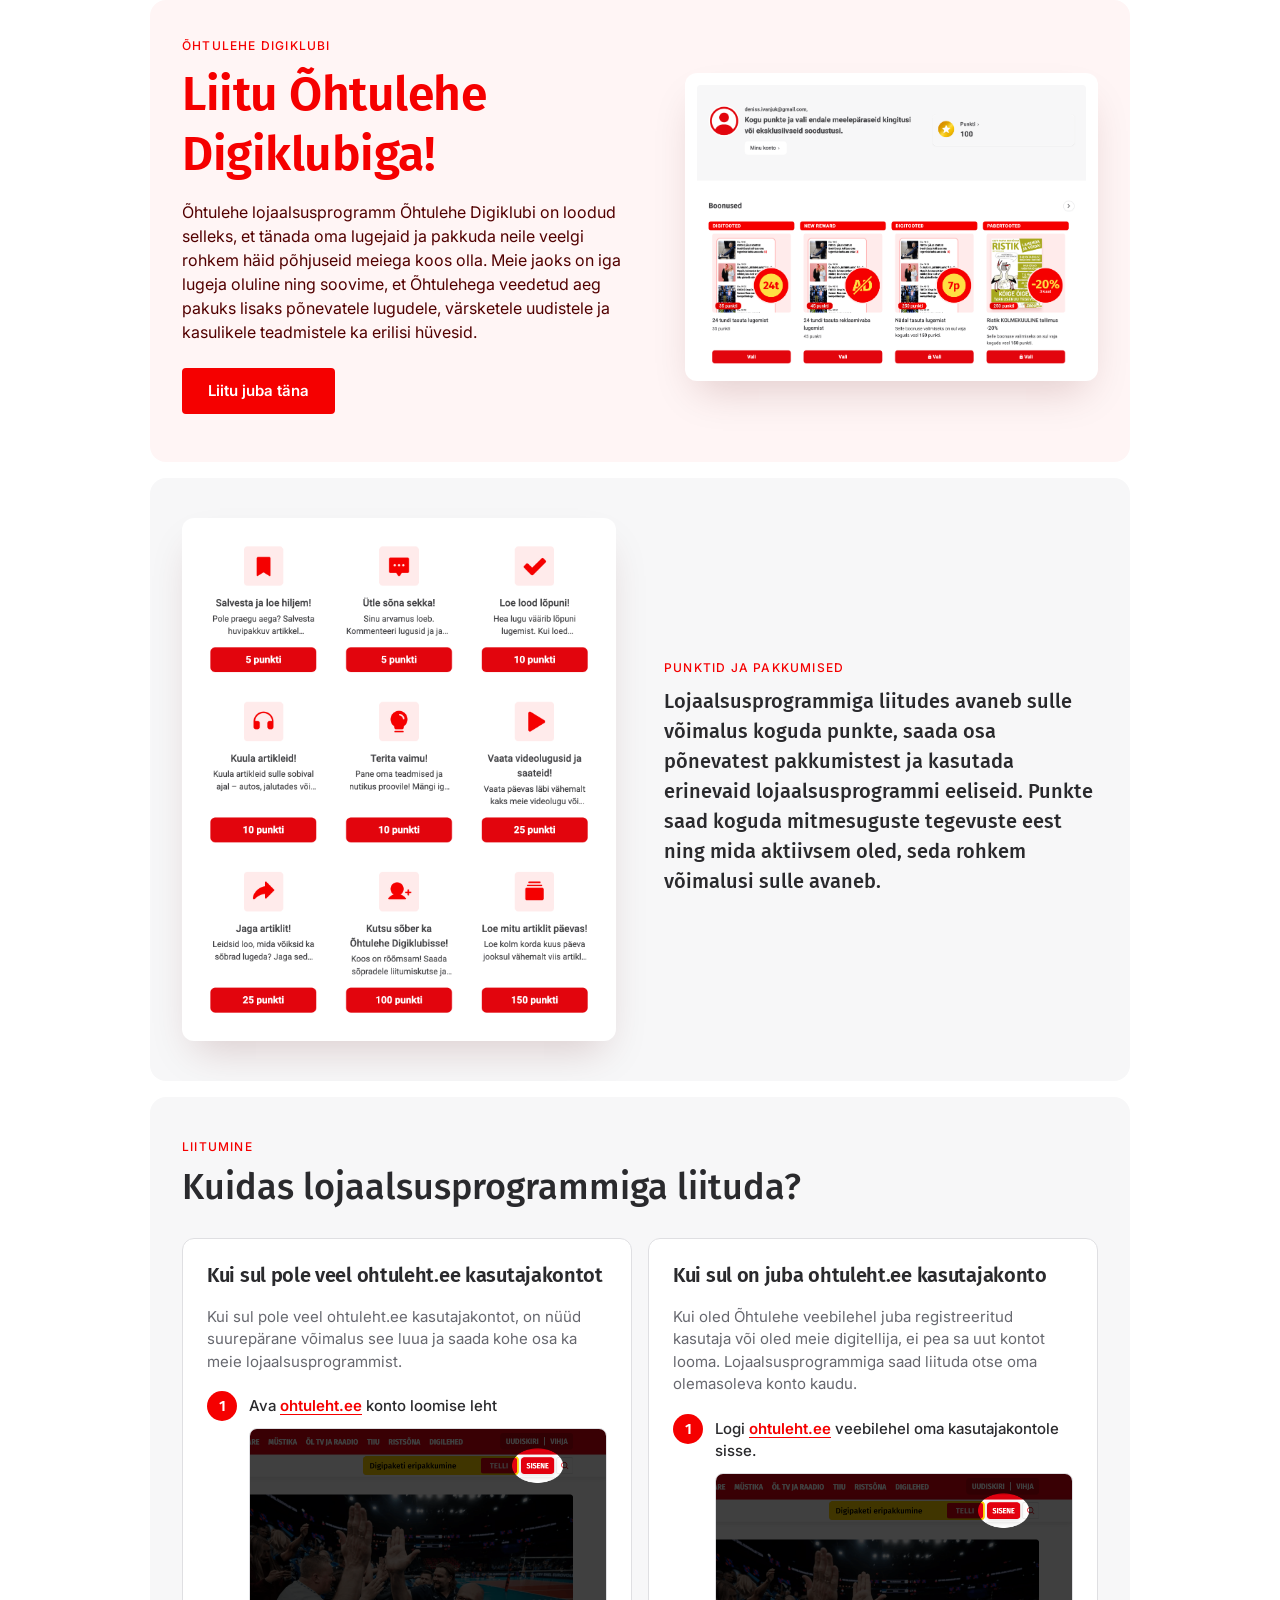
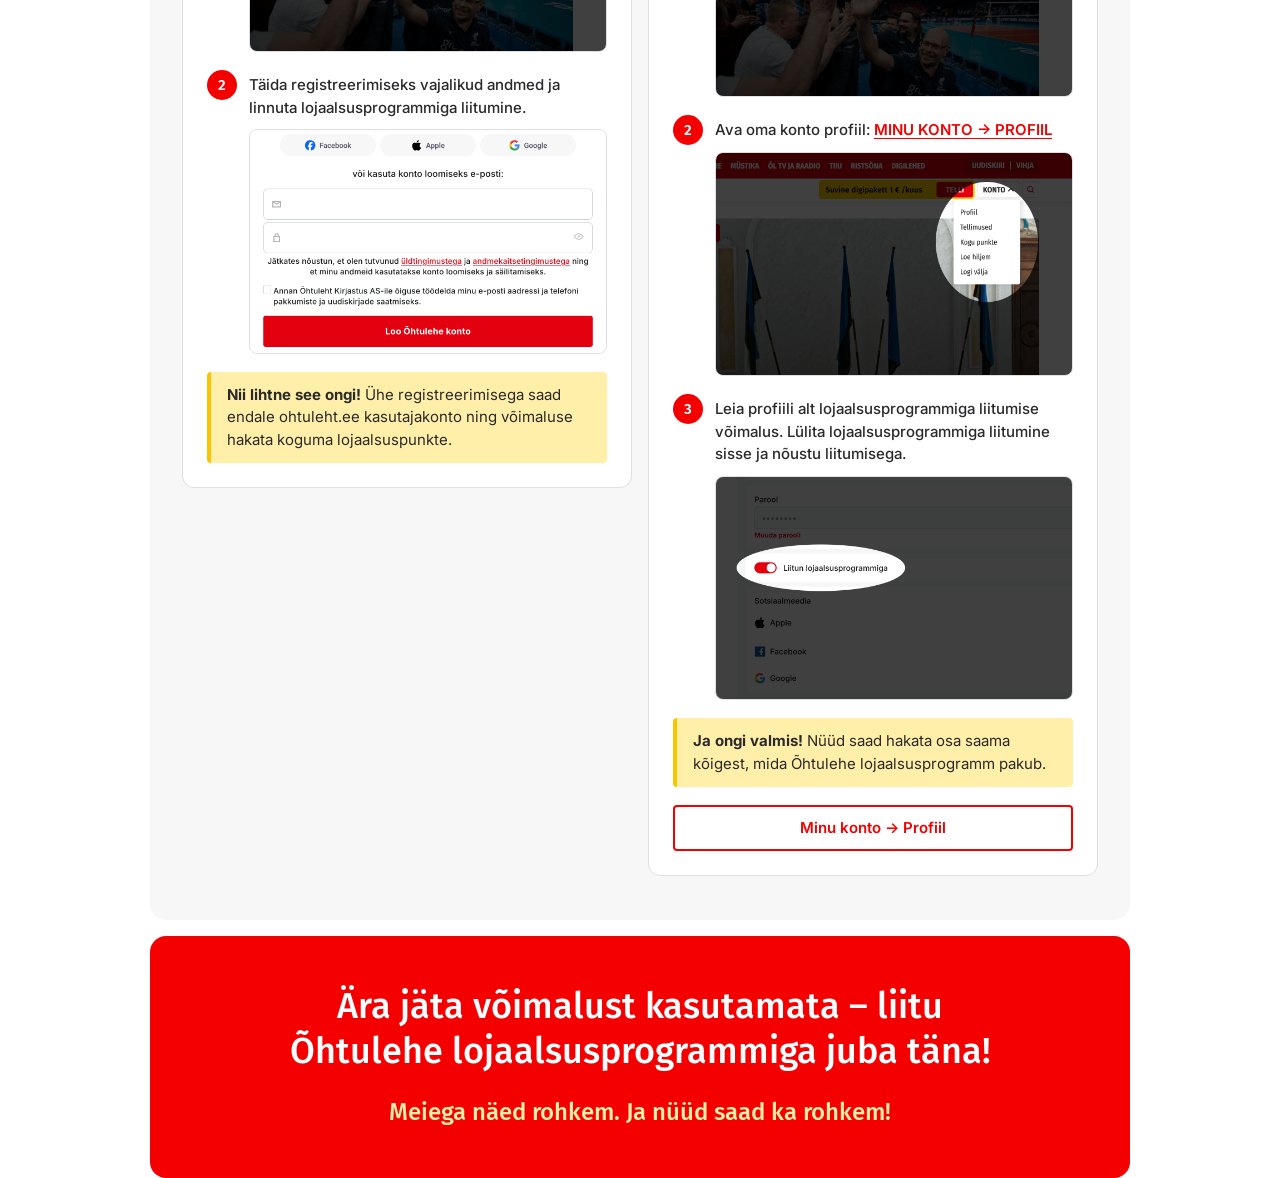
<file: index.html>
<!doctype html>
<html lang="et">
  <head>
    <meta charset="utf-8" />
    <meta name="viewport" content="width=device-width, initial-scale=1" />
    <title>Õhtulehe Digiklubi</title>
    <meta name="description" content="Liitu Õhtulehe Digiklubiga! Õhtulehe lojaalsusprogramm, mis tänab lugejaid ja pakub veelgi rohkem häid põhjuseid meiega koos olla." />
    <link rel="icon" href="assets/logo.svg" />
    <link rel="preconnect" href="https://fonts.googleapis.com" />
    <link rel="preconnect" href="https://fonts.gstatic.com" crossorigin />
    <link href="https://fonts.googleapis.com/css2?family=Fira+Sans:wght@400;500;600&family=Inter:wght@400;500;600;700&display=swap" rel="stylesheet" />
    <link rel="stylesheet" href="styles.css" />
  </head>
  <body>
    <main>
      <!-- Hero -->
      <section class="hero">
        <div class="container hero__inner">
          <div class="hero__text">
            <p class="eyebrow">Õhtulehe Digiklubi</p>
            <h1>Liitu Õhtulehe Digiklubiga!</h1>
            <p class="lead">
              Õhtulehe lojaalsusprogramm Õhtulehe Digiklubi on loodud selleks, et tänada oma lugejaid ja pakkuda neile veelgi rohkem häid põhjuseid meiega koos olla. Meie jaoks on iga lugeja oluline ning soovime, et Õhtulehega veedetud aeg pakuks lisaks põnevatele lugudele, värsketele uudistele ja kasulikele
              teadmistele ka erilisi hüvesid.
            </p>
            <div class="hero__actions">
              <a href="#liitu" class="btn">Liitu juba täna</a>
            </div>
          </div>
          <div class="hero__media">
            <figure class="shot shot--card">
              <img class="shot__img" src="assets/screen-1.png" alt="Õhtulehe Digiklubi konto vaade punktide ja boonustega" width="2178" height="1589" loading="lazy" />
            </figure>
          </div>
        </div>
      </section>
      <!-- About -->
      <section class="about">
        <div class="container about__inner">
          <figure class="shot shot--card">
            <img class="shot__img" src="assets/screen-2.png" alt="Tegevused, mille eest punkte koguda" width="1200" height="1460" loading="lazy" />
          </figure>
          <div class="about__text">
            <p class="eyebrow">Punktid ja pakkumised</p>
            <p class="about__copy">Lojaalsusprogrammiga liitudes avaneb sulle võimalus koguda punkte, saada osa põnevatest pakkumistest ja kasutada erinevaid lojaalsusprogrammi eeliseid. Punkte saad koguda mitmesuguste tegevuste eest ning mida aktiivsem oled, seda rohkem võimalusi sulle avaneb.</p>
          </div>
        </div>
      </section>
      <!-- How to join -->
      <section class="join" id="liitu">
        <div class="container">
          <header class="section-head">
            <p class="eyebrow">Liitumine</p>
            <h2>Kuidas lojaalsusprogrammiga liituda?</h2>
          </header>
          <div class="join__grid">
            <!-- New account -->
            <article class="card">
              <h3>Kui sul pole veel ohtuleht.ee kasutajakontot</h3>
              <p class="card__intro">Kui sul pole veel ohtuleht.ee kasutajakontot, on nüüd suurepärane võimalus see luua ja saada kohe osa ka meie lojaalsusprogrammist.</p>
              <ol class="steps">
                <li>
                  <span class="steps__num" aria-hidden="true">1</span>
                  <div class="steps__body">
                    <p>Ava <a href="https://www.ohtuleht.ee" class="link" target="_blank" rel="noopener">ohtuleht.ee</a> konto loomise leht</p>
                    <img class="step-shot" src="assets/screen-3.png" alt="Õhtulehe veebileht: nupp „Sisene“ paremas ülanurgas" width="1280" height="800" loading="lazy" />
                  </div>
                </li>
                <li>
                  <span class="steps__num" aria-hidden="true">2</span>
                  <div class="steps__body">
                    <p>Täida registreerimiseks vajalikud andmed ja linnuta lojaalsusprogrammiga liitumine.</p>
                    <img class="step-shot" src="assets/screen-4.png" alt="Konto loomise vorm" width="1280" height="800" loading="lazy" />
                  </div>
                </li>
              </ol>
              <div class="callout">
                <p><strong>Nii lihtne see ongi!</strong> Ühe registreerimisega saad endale ohtuleht.ee kasutajakonto ning võimaluse hakata koguma lojaalsuspunkte.</p>
              </div>
            </article>
            <!-- Existing account -->
            <article class="card">
              <h3>Kui sul on juba ohtuleht.ee kasutajakonto</h3>
              <p class="card__intro">Kui oled Õhtulehe veebilehel juba registreeritud kasutaja või oled meie digitellija, ei pea sa uut kontot looma. Lojaalsusprogrammiga saad liituda otse oma olemasoleva konto kaudu.</p>
              <ol class="steps">
                <li>
                  <span class="steps__num" aria-hidden="true">1</span>
                  <div class="steps__body">
                    <p>Logi <a href="https://www.ohtuleht.ee" class="link" target="_blank" rel="noopener">ohtuleht.ee</a> veebilehel oma kasutajakontole sisse.</p>
                    <img class="step-shot" src="assets/screen-3.png" alt="Õhtulehe veebileht: nupp „Sisene“ paremas ülanurgas" width="1280" height="800" loading="lazy" />
                  </div>
                </li>
                <li>
                  <span class="steps__num" aria-hidden="true">2</span>
                  <div class="steps__body">
                    <p>Ava oma konto profiil: <a href="https://www.ohtuleht.ee/minu-konto?tab=profiil" class="link">MINU KONTO → PROFIIL</a></p>
                    <img class="step-shot" src="assets/screen-5.png" alt="Menüü „Konto“ valik „Profiil“" width="1280" height="800" loading="lazy" />
                  </div>
                </li>
                <li>
                  <span class="steps__num" aria-hidden="true">3</span>
                  <div class="steps__body">
                    <p>Leia profiili alt lojaalsusprogrammiga liitumise võimalus. Lülita lojaalsusprogrammiga liitumine sisse ja nõustu liitumisega.</p>
                    <img class="step-shot" src="assets/screen-6.png" alt="Lüliti „Liitun lojaalsusprogrammiga“ profiilis" width="1280" height="800" loading="lazy" />
                  </div>
                </li>
              </ol>
              <div class="callout">
                <p><strong>Ja ongi valmis!</strong> Nüüd saad hakata osa saama kõigest, mida Õhtulehe lojaalsusprogramm pakub.</p>
              </div>
              <a href="https://www.ohtuleht.ee/minu-konto?tab=profiil" class="btn btn--outline btn--block">Minu konto → Profiil</a>
            </article>
          </div>
        </div>
      </section>
      <!-- Final CTA -->
      <section class="cta">
        <div class="container cta__inner">
          <h2>Ära jäta võimalust kasutamata – liitu Õhtulehe lojaalsusprogrammiga juba täna!</h2>
          <p class="cta__slogan">Meiega näed rohkem. Ja nüüd saad ka rohkem!</p>
        </div>
      </section>
    </main>
  </body>
</html>
</file>
<file: styles.css>
/* Õhtulehe Digiklubi — tokens from the Õhtuleht brand hub (Figma) */
:root {
  --red-50: #fff5f5;
  --red-100: #ffebeb;
  --red-600: #f50000;
  --red-700: #c70000;
  --red-900: #860909;
  --red-950: #520000;
  --yellow-100: #ffefa8;
  --yellow-200: #ffdf42;
  --yellow-300: #fac500;
  --grey-50: #f7f7f8;
  --grey-200: #dfdfe2;
  --grey-300: #c9cacf;
  --grey-500: #9799a0;
  --grey-700: #67686f;
  --grey-800: #545459;
  --grey-950: #2a2a2d;
  --font-serif: "Fira Sans", system-ui, sans-serif;
  --font-sans: "Inter", system-ui, sans-serif;
  --radius-sm: 4px;
  --radius-xl: 12px;
  --radius-block: 16px;
  --page-max: 980px;
  --shadow-card: 0 20px 40px -12px rgba(82, 0, 0, 0.18);
}
*,
*::before,
*::after {
  box-sizing: border-box;
}
html {
  scroll-behavior: smooth;
}
body {
  margin: 0;
  font-family: var(--font-sans);
  font-size: 15px;
  line-height: 1.5;
  color: var(--grey-800);
  background: transparent;
  -webkit-font-smoothing: antialiased;
}
img {
  max-width: 100%;
  height: auto;
  display: block;
}
h1,
h2,
h3 {
  font-family: var(--font-serif);
  color: var(--grey-950);
  line-height: 1.25;
  margin: 0;
}
h1 {
  font-size: clamp(2rem, 4.5vw, 3rem);
  font-weight: 600;
  letter-spacing: -0.01em;
}
h2 {
  font-size: clamp(1.5rem, 3vw, 2.25rem);
  font-weight: 500;
}
h3 {
  font-size: 1.25rem;
  font-weight: 600;
  letter-spacing: -0.3px;
}
p {
  margin: 0;
}
main {
  display: flex;
  flex-direction: column;
  gap: 16px;
  width: 100%;
  max-width: var(--page-max);
  margin: 0 auto;
}
main > section {
  border-radius: var(--radius-block);
  overflow: hidden;
}
.container {
  width: 100%;
  padding: 0 32px;
}
.eyebrow {
  font-size: 12px;
  font-weight: 500;
  line-height: 1;
  letter-spacing: 1.2px;
  text-transform: uppercase;
  color: var(--red-600);
  margin-bottom: 12px;
}
.lead {
  font-size: 1rem;
  color: var(--grey-800);
}
/* Buttons */
.btn {
  display: inline-flex;
  align-items: center;
  justify-content: center;
  padding: 12px 24px;
  border-radius: var(--radius-sm);
  background: var(--red-600);
  color: #fff;
  font: 600 0.9375rem/1.2 var(--font-sans);
  text-decoration: none;
  border: 2px solid var(--red-600);
  transition:
    background-color 0.15s,
    border-color 0.15s,
    color 0.15s,
    transform 0.15s;
}
.btn:hover {
  background: var(--red-700);
  border-color: var(--red-700);
}
.btn:active {
  transform: translateY(1px);
}
.btn--sm {
  padding: 10px 24px;
  border-radius: 999px;
  font-size: 0.9375rem;
}
.btn--block {
  width: 100%;
}
.btn--outline {
  background: transparent;
  color: var(--red-600);
}
.btn--outline:hover {
  background: var(--red-600);
  color: #fff;
}
.btn--yellow {
  background: var(--yellow-200);
  border-color: var(--yellow-200);
  color: var(--grey-950);
}
.btn--yellow:hover {
  background: var(--yellow-300);
  border-color: var(--yellow-300);
}
:focus-visible {
  outline: 3px solid var(--red-600);
  outline-offset: 3px;
}
.cta :focus-visible {
  outline-color: #fff;
}
.link {
  color: var(--red-600);
  font-weight: 600;
  text-underline-offset: 3px;
}
.link:hover {
  color: var(--red-700);
}
/* Screenshot placeholders */
.placeholder {
  aspect-ratio: 16 / 10;
  display: grid;
  place-items: center;
  border: 2px dashed var(--grey-300);
  border-radius: var(--radius-xl);
  background: var(--grey-50);
  color: var(--grey-500);
  font-size: 12px;
  font-weight: 500;
  letter-spacing: 1.2px;
  text-transform: uppercase;
}
.placeholder--sm {
  margin-top: 10px;
  background: #fff;
}
.shot {
  margin: 0;
}
.shot--card {
  background: #fff;
  padding: 12px;
  border-radius: var(--radius-xl);
  box-shadow: var(--shadow-card);
}
.shot--card .placeholder {
  aspect-ratio: 4 / 3;
  background: var(--red-50);
  border-color: var(--red-100);
}
/* Hero */
.hero {
  background: var(--red-50);
  padding: 40px 0 48px;
}
.hero .eyebrow,
.hero h1 {
  color: var(--red-600);
}
.hero .lead {
  color: var(--red-950);
}
.hero__inner {
  display: grid;
  gap: 32px;
  align-items: center;
}
.hero__text h1 {
  margin-bottom: 16px;
}
.hero__actions {
  margin-top: 24px;
  display: flex;
  flex-wrap: wrap;
  gap: 16px;
}
/* About */
.about {
  padding: 40px 0;
  background: var(--grey-50);
}
.about__inner {
  display: grid;
  gap: 28px;
  align-items: center;
}
.about__copy {
  font-family: var(--font-serif);
  font-size: clamp(1.0625rem, 2vw, 1.25rem);
  font-weight: 500;
  line-height: 1.5;
  color: var(--grey-950);
}
/* Join */
.join {
  padding: 44px 0;
  background: var(--grey-50);
}
.section-head {
  margin-bottom: 28px;
  max-width: 720px;
}
.section-head .eyebrow {
  margin-bottom: 12px;
}
.join__grid {
  display: grid;
  gap: 16px;
  align-items: start;
}
.card {
  background: #fff;
  border: 1px solid var(--grey-200);
  border-radius: var(--radius-xl);
  padding: 24px;
  display: flex;
  flex-direction: column;
  gap: 18px;
}
.card__intro {
  color: var(--grey-700);
}
.steps {
  list-style: none;
  margin: 0;
  padding: 0;
  display: flex;
  flex-direction: column;
  gap: 18px;
}
.steps li {
  display: grid;
  grid-template-columns: 30px 1fr;
  gap: 12px;
}
.steps__num {
  width: 30px;
  height: 30px;
  border-radius: 50%;
  background: var(--red-600);
  color: #fff;
  font: 600 0.9375rem/30px var(--font-serif);
  text-align: center;
}
.steps__body p {
  padding-top: 4px;
  color: var(--grey-950);
  font-weight: 500;
}
.callout {
  background: var(--yellow-100);
  border-left: 4px solid var(--yellow-300);
  border-radius: var(--radius-sm);
  padding: 12px 16px;
  color: var(--grey-950);
}
/* Final CTA */
.cta {
  background: var(--red-600);
  color: #fff;
  padding: 48px 0;
  text-align: center;
}
.cta__inner {
  display: flex;
  flex-direction: column;
  align-items: center;
  gap: 20px;
}
.cta h2 {
  color: #fff;
  max-width: 720px;
}
.cta__slogan {
  font-family: var(--font-serif);
  font-size: clamp(1.125rem, 2.2vw, 1.5rem);
  font-weight: 500;
  color: var(--yellow-100);
}
@media (min-width: 880px) {
  .hero__inner {
    grid-template-columns: 1.1fr 1fr;
    gap: 48px;
  }
  .about__inner {
    grid-template-columns: 1fr 1fr;
    gap: 48px;
  }
  .join__grid {
    grid-template-columns: 1fr 1fr;
  }
}
@media (max-width: 560px) {
  main > section {
    border-radius: 12px;
  }
  .container {
    padding: 0 16px;
  }
  .card {
    padding: 20px 16px;
  }
  .hero {
    padding: 28px 0 32px;
  }
  .about,
  .join {
    padding: 32px 0;
  }
  .cta {
    padding: 36px 0;
  }
  .hero__actions .btn {
    width: 100%;
  }
}
@media (prefers-reduced-motion: reduce) {
  html {
    scroll-behavior: auto;
  }
  .btn {
    transition: none;
  }
}

/* Real screenshots */
.shot__img {
  display: block;
  width: 100%;
  height: auto;
  border-radius: var(--radius-sm);
}
.step-shot {
  display: block;
  width: 100%;
  height: auto;
  margin-top: 10px;
  border: 1px solid var(--grey-200);
  border-radius: 8px;
}
</file>
